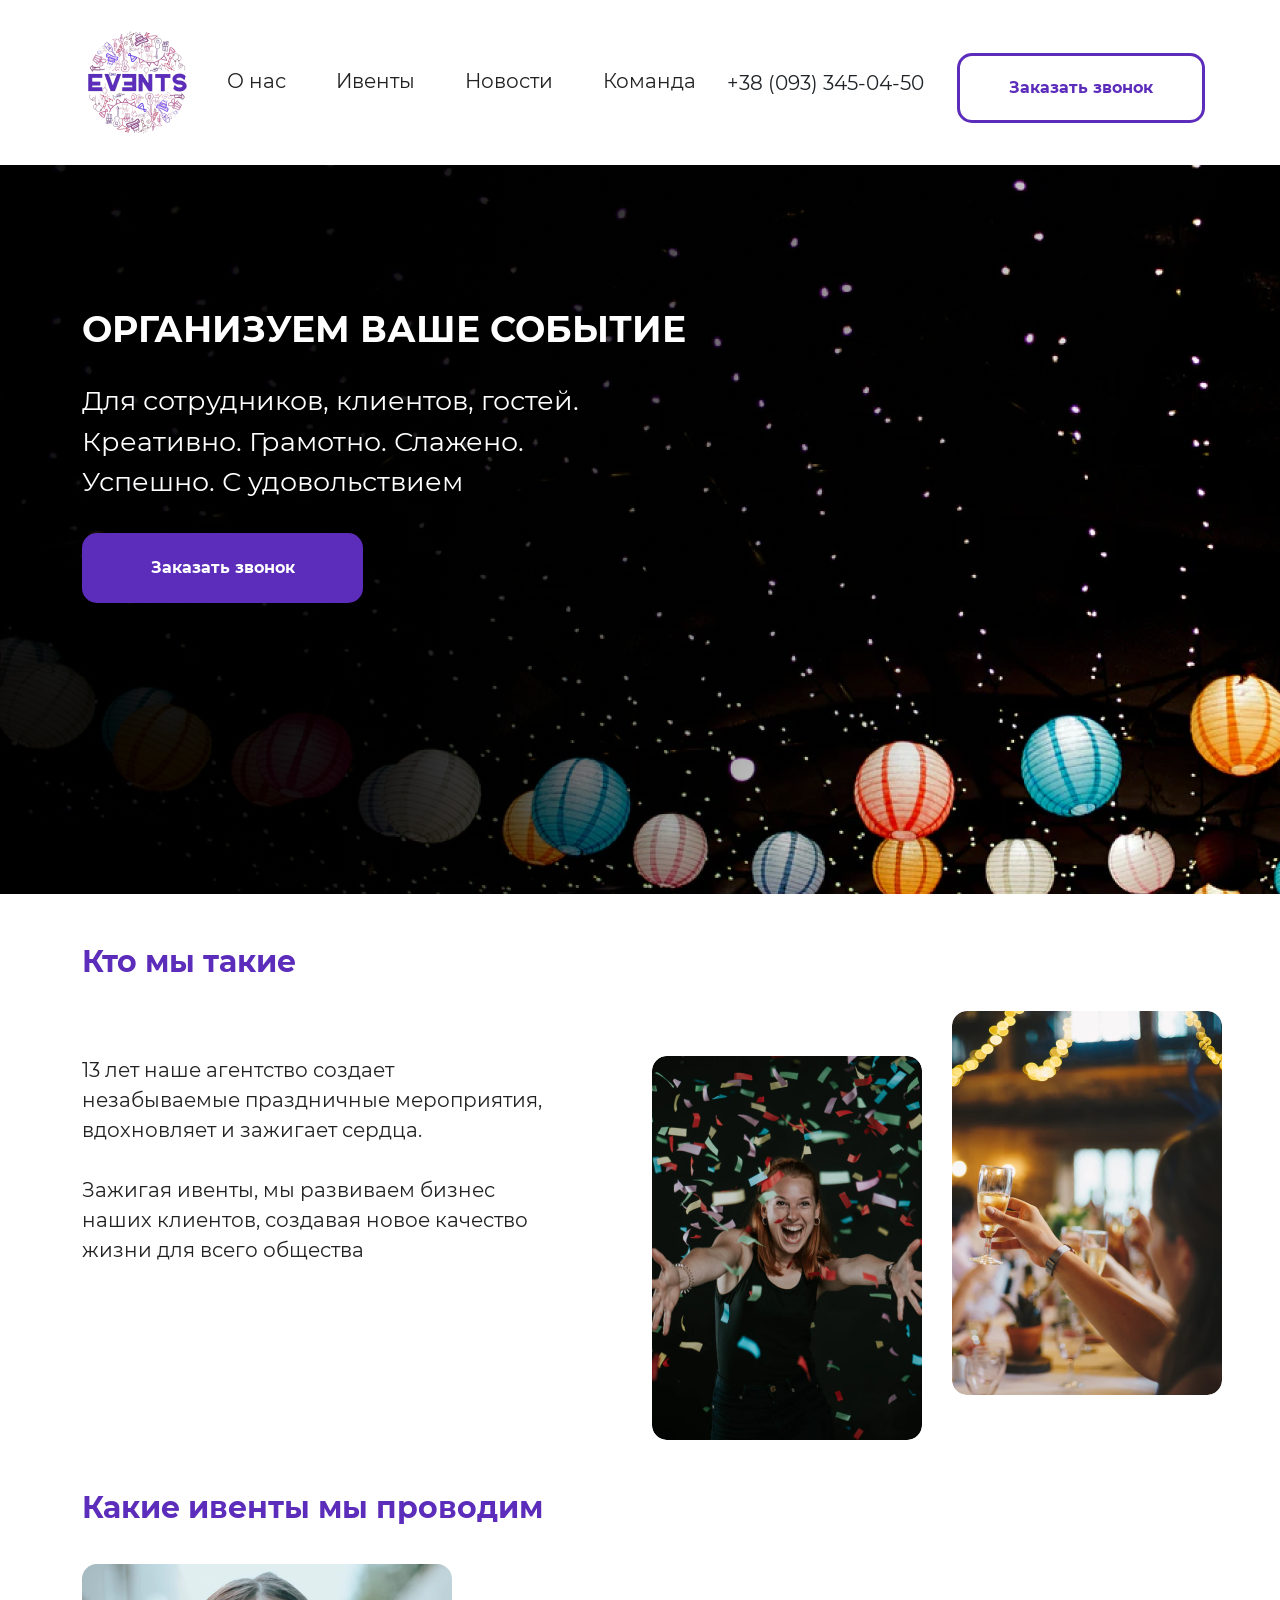
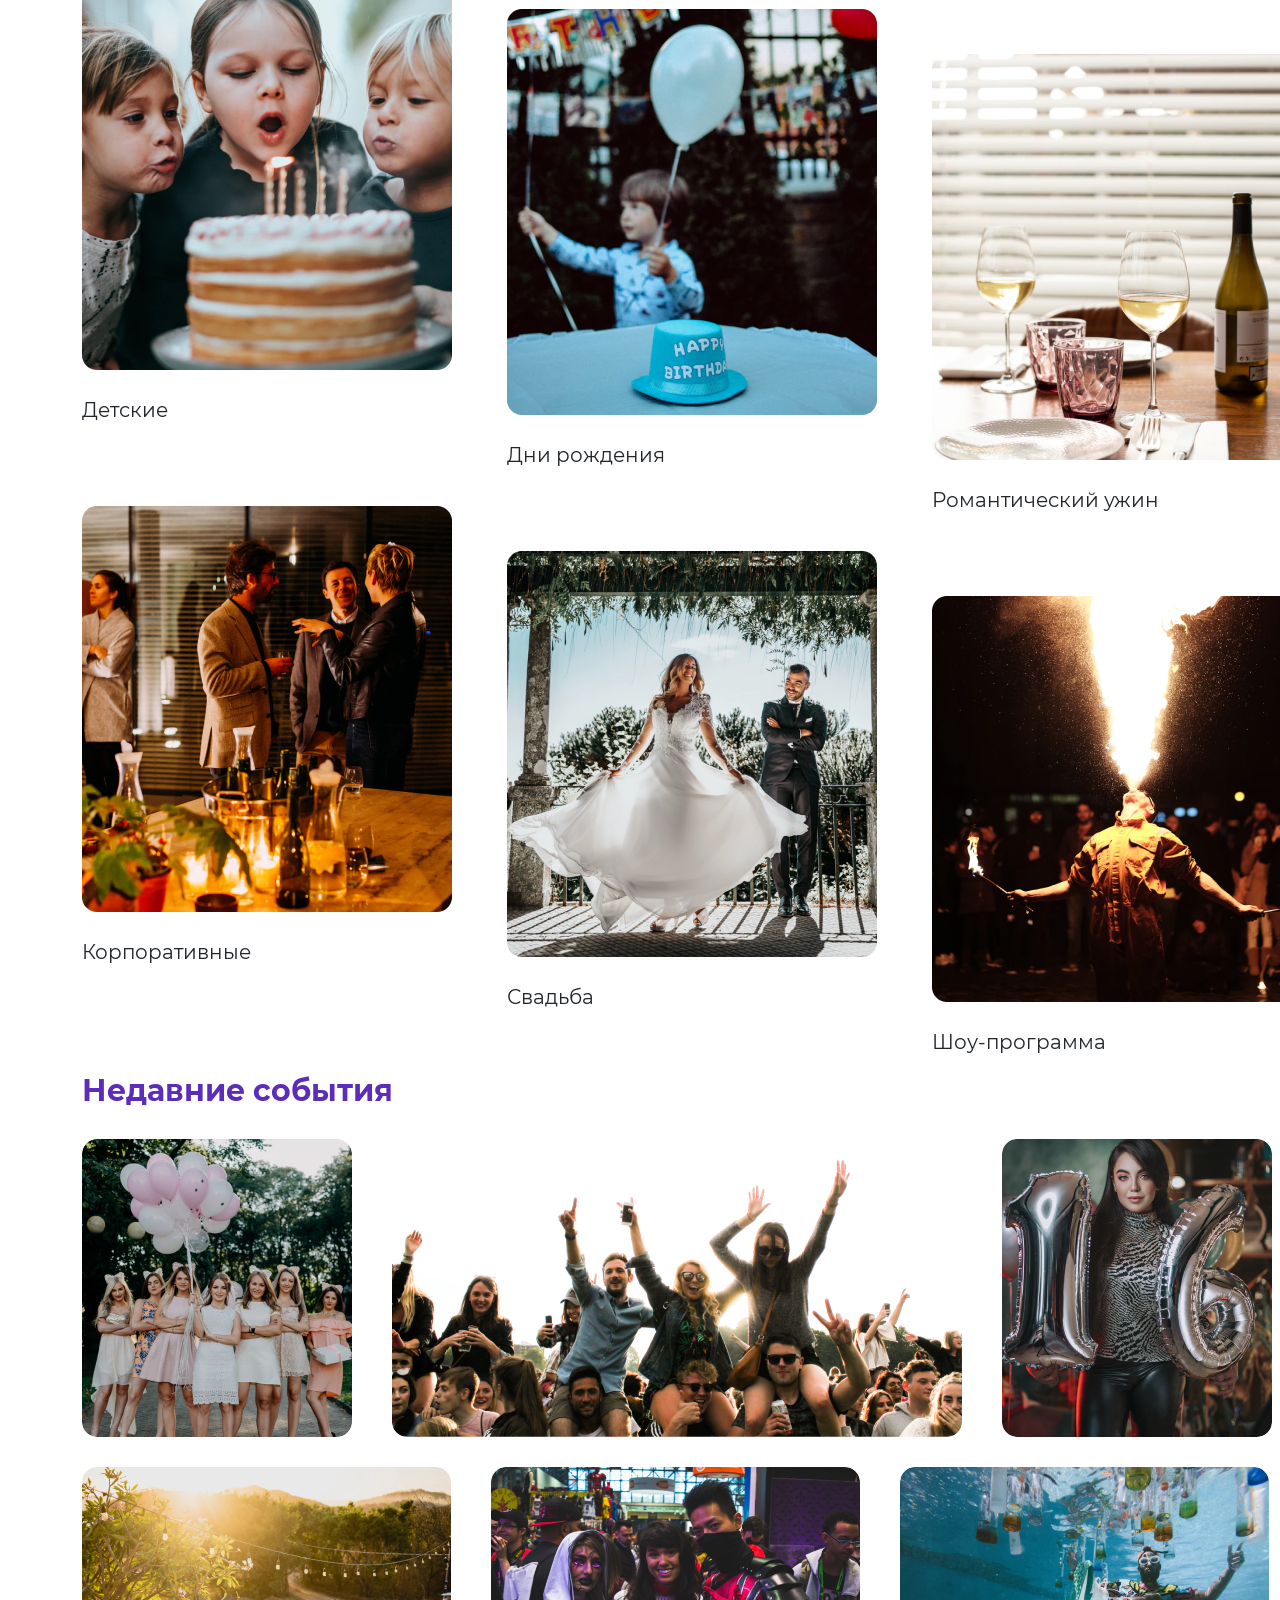
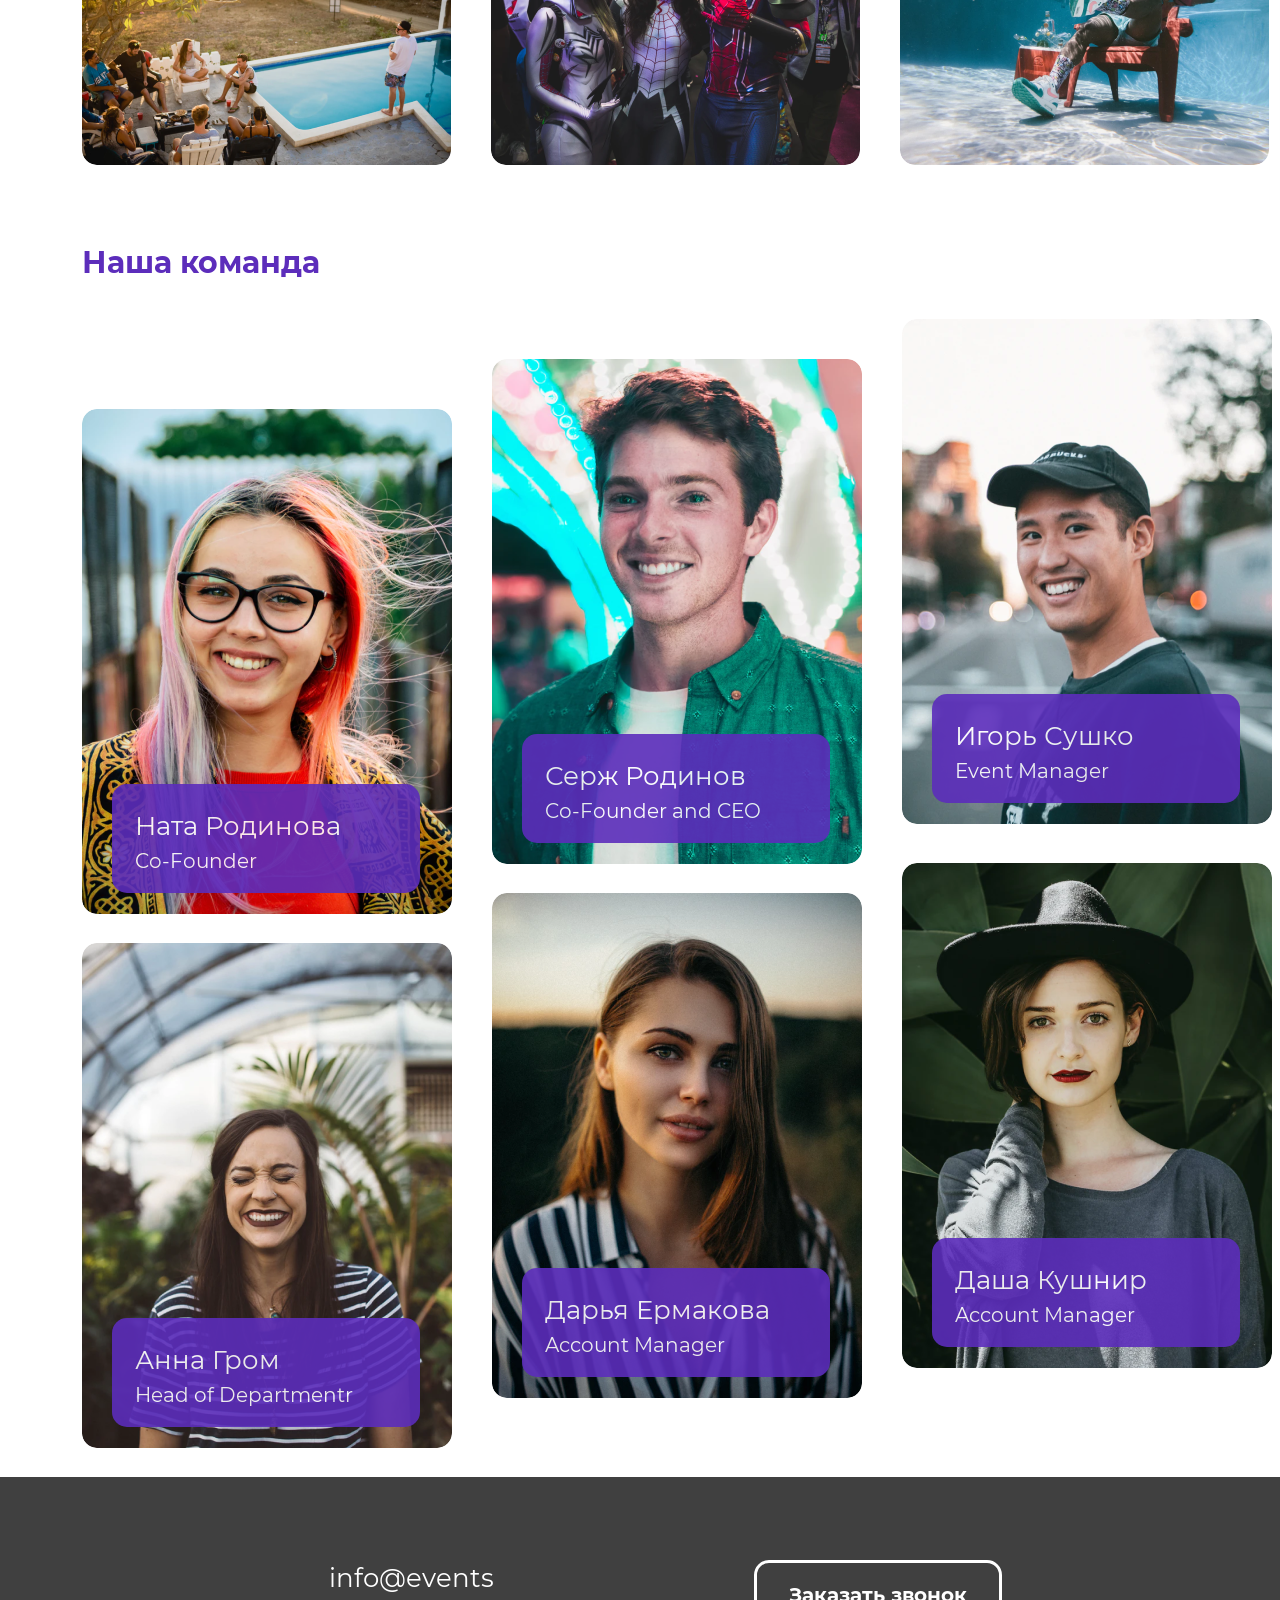
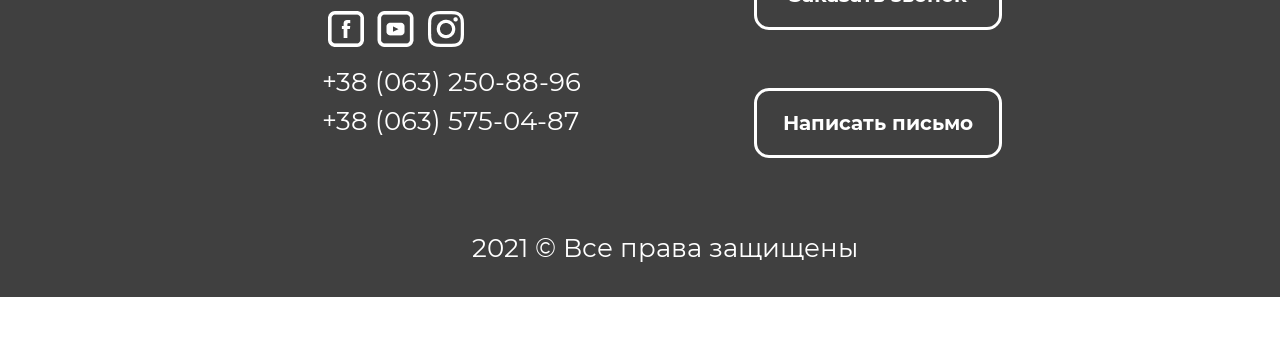
<file: index.html>
<!DOCTYPE html>
<html lang="en">
<head>
	<meta charset="UTF-8">
	<meta name="viewport" content="width=device-width, initial-scale=1.0">
	<link rel="stylesheet" href="css/bootstrap.min.css">
	<title>Event agency</title>
	<link rel="stylesheet" href="style.css">
	<link rel="stylesheet" href="media.css">
</head>
<body>
	<header class="container">
		<div class="row  logo">
			<div class="col-xl-1 col-lg-2 col-md-2 col-sm-6">
				<a href="#"><img src="img/logo.png" alt="alt"></a>
			</div>
			<div class="col-xl-11 col-lg-10 col-md-10 col-sm-6">
				<input id="menu__toggle" type="checkbox" />
				<label class="menu__btn" for="menu__toggle">
					<span></span>
				</label>
				<ul class="menu">
					<div>
						<li><a  href="#">О нас</a></li>
						<li><a  href="#">Ивенты</a></li>
						<li><a  href="#">Новости</a></li>
						<li><a  href="#">Команда</a></li>
					</div></ul>
					<div class="col-xl-3 col-lg-2 col-md-4 col-sm-3 ph">
						<span class="phone">+38 (093) 345-04-50</span>
					</div>
					<div class="col-xl-3 col-lg-3 col-md-4 col-sm-3 cl">
						<button class="call">Заказать звонок</button>
					</div>
				</div>
			</div>
		</header>
		<div class="container-fluid p-0">
			<div class="container">
				<div class="row  fluid">
					<div class="col-xl-12 col-lg-12 col-md-12 col-sm-12">
						<h6>Организуем ваше событие</h6>
						<p>Для сотрудников, клиентов, гостей.
						Креативно. Грамотно. Слажено. Успешно. С удовольствием</p>
						<button>Заказать звонок</button>
					</div>
				</div>
			</div>
		</div>
		<main class="container">
			<div class="row  aboutus">
				<div class="col-xl-5 col-lg-4 col-md-4 col-sm-6">
					<h5>Кто мы такие</h5>
					<p>13 лет наше агентство создает незабываемые праздничные мероприятия, вдохновляет и зажигает сердца. <br><br>
					Зажигая ивенты, мы развиваем бизнес наших клиентов, создавая новое качество жизни для всего общества</p>
				</div>
				<div class="col-xl-6 offset-1 col-lg-8 col-md-8 col-sm-6 d-flex">
					<img src="img/img1.png" alt="alt">
					<img src="img/img2.png" alt="alt">
				</div>
			</div>

		
			<div class="row photo">	
			<div class="col-xl-12 col-lg-12 col-md-12 col-sm-12">
				<h6>Какие ивенты мы проводим</h6>
				<div class="events">
					<figure class = "child">
						<img src="img/child.png" alt="alt">
						<figcaption>Детские</figcaption>
					</figure>
                     <figure class = "birthday">
						<img src="img/birthday.png" alt="alt">
						<figcaption>Дни рождения</figcaption>
					</figure>
					<figure class = "dinner">
						<img src="img/dinner.png" alt="alt">
						<figcaption class="dinner1">Романтический ужин</figcaption>
						<figcaption class="dinner2">Ужин на двоих</figcaption>
					</figure></div>
					<div class="events">
					 <figure class = "corporat">
						<img src="img/corporat.png" alt="alt">	
						<figcaption>Корпоративные</figcaption>
					</figure> 
                        <figure class = "wedding">
						<img src="img/wedding.png" alt="alt">
						<figcaption>Свадьба</figcaption>
					</figure>

                       <figure class = "show">
						<img src="img/show.png" alt="alt">
						<figcaption>Шоу-программа</figcaption>
					</figure></div>
				</div>
					</div>	

			<div class="row  recentEvents">
				<div class="col-xl-12 col-lg-12 col-md-12 col-sm-12">
					<h6>Недавние события</h6>
					<div class="photos">
					<img src="img/recent1.png" alt="alt">
					<img src="img/recent2.png" alt="alt">
					<img src="img/recent3.png" alt="alt"></div>
					<div class="photos">
					<img src="img/recent4.png" alt="alt">
					<img src="img/recent5.png" alt="alt">
					<img src="img/recent6.png" alt="alt">
				</div>
			</div>
			</div>
		<div class="row ourTeam">
				<div class="col-xl-12 col-lg-12 col-md-12 col-sm-12">
					<h6>Наша команда</h6>
					<div class="boxes">
					<div class="box">
						<div class="info">
						<span>Ната Родинова</span>
					<p>Co-Founder</p>
					<p>Глава центра управления событиями, управляющий партнер. Организатор со стажем (более 15-ти лет), неутомимая оптимистка и неисправимый трудоголик</p>
					</div>
						<img src="img/team1.png" alt="alt">
						<div class="name"><span>Ната Родинова</span>
					<p>Co-Founder</p></div>
					</div>
					<div class="box">
					<div class="info">
						<span>Серж Родинов</span>
					<p>Co-Founder and CEO</p>
					<p>Отвечает за финансовые вопросы, развитие агентства. Самый целеустремленный человек из всех нам знакомых, постоянно учится и любит обучать других, автор и основатель Академии Ивент Менеджмента</p>
					</div>
						<img src="img/team2.png" alt="alt">
						<div class="name"><span>Серж Родинов</span>
					<p>Co-Founder and CEO</p></div>
					</div>
					<div class="box">
							<div class="info">
						<span>Игорь Сушко</span>
					<p>Event Manager</p>
					<p>Ивент-менеджер, специализируется на ивентах для IT компаний. Увлекается созданием и ведением ивентов. Любит юмор, позитивный и ответственный боец</p>
					</div>
						<img src="img/team3.png" alt="alt">
						<div class="name"><span>Игорь Сушко</span>
					<p>Event Manager</p></div>
					</div> </div>
					<div class="boxes">
					<div class="box">
						<div class="info">
						<span>Анна Гром</span>
					<p>Head of Departmentr</p>
					<p>Лихо управляет любыми проектами и разруливает любые вопросы, с полумысли понимает любого клиента, специализируется на маркенговых ивентах, любит организовывать ивенты для айтишников</p>
					</div>
						<img src="img/team4.png" alt="alt">
					<div class="name"><span>Анна Гром</span>
					<p>Head of Departmentr</p></div>
					</div>
					<div class="box">
						<div class="info">
						<span>Дарья Ермакова</span>
					<p>Account Manager</p>
					<p>Реальный джедай в юбке, попробуйте только задержать предоплату или опоздать на локацию на минуту. В душе утонченная итальянка, всегда стильная и эмоциональная</p>
					</div>
						<img src="img/team5.png" alt="alt">
						<div class="name"><span>Дарья Ермакова</span>
					<p>Account Manager</p></div>
					</div>
					<div class="box">
						<div class="info">
						<span>Даша Кушнир</span>
					<p>Account Manager</p>
					<p>За ее обманчивой внешностью прячется супер-профи в ивентах. Будьте осторожнее, она мягко возьмет ваш ивент и с легкостью создаст потрясающее событие, которое ещё долго будут с радостной улыбкой вспоминать ваши гости</p>
					</div>
						<img src="img/team6.png" alt="alt">
					<div class="name"><span>Даша Кушнир</span>
					<p>Account Manager</p></div>
					</div>
					</div>
					</div>
				</div>	
		</main>

		<footer class="container-fluid p-0">
			<div class="container">
				<div class="row  footer">
					<div class="col-xl-12 col-lg-12 col-md-12 col-sm-12">
						<div class="left">
                      <p>info@events</p>
                      <div class="social">
                      	<a href="#"><img src="img/facebook.png" alt="alt"></a>
                      	<a href="#"><img src="img/Youtube.png" alt="alt"></a>
                      	<a href="#"><img src="img/Instagram.png" alt="alt"></a>
                      </div>
                      <div class="number">
                      	<p>+38 (063) 250-88-96 <br>
                      	+38 (063) 575-04-87</p>
                      </div></div>
                      <div class="button">
                      	<button>Заказать звонок</button>
                      	<button>Написать письмо</button>
                      </div>
                      <div class="copy">2021 © Все права защищены</div>
					</div></div></div>
		</footer>
	</body>
	</html>
</file>
<file: style.css>
@font-face {
font-family: "Montserrat"; 
src: url("Montserrat/Montserrat-Regular.ttf") format("truetype"); 
font-weight: normal;
font-style: normal;
}
@font-face {
font-family: "Montserrat-Bold"; 
src: url("Montserrat/Montserrat-Bold.ttf") format("truetype"); 
font-weight: normal;
font-style: normal;
}
body,ul{
	margin: 0;
	padding: 0;
	width: 100%;
	font-family: "Montserrat";
}
ul{list-style-type: none;}
a{
	text-decoration: none;
	color: #222;
}
.logo img {
width: 111px;
height: 111px;
margin-top: 27px;
}
#menu__toggle {
  opacity: 0;
}
.menu__btn {
  display: flex; 
  align-items: center;  
  width: 60px;
  height: 40px;
  cursor: pointer;
  position: absolute;
visibility: hidden;
}
.menu__btn > span,
.menu__btn > span::before,
.menu__btn > span::after {
  display: block;
  position: absolute;
  width: 100%;
  height: 7px;
  background-color:#8A8A8A;
  border-radius: 5px;
}
.menu__btn > span::before {
  content: '';
  top: -20px;
}
.menu__btn > span::after {
  content: '';
  top: 20px;
}
.menu {
	margin-top: 45px;
   width: 100%;
  font-size: 20px;
  line-height: 24px;
  margin-left: 50px;
	}
.menu li{
	margin-right: 45px;
	display: inline-block;
}
.menu, .phone, .call{
	display: flex;
}
.phone{
width: 203px;
margin-top: -25px;
font-size: 20px;
margin-left:550px;
}
.call{
display: flex;
align-items: center;
justify-content: center;	
width: 248px;
height: 70px;
margin-top: -45px;
margin-left:780px;
border: 3px solid #5C2DBB;
box-sizing: border-box;
border-radius: 15px;
background-color: #fff;
font-family: Montserrat-Bold;
color: #5C2DBB;
}
.call:hover{
	background-color:  #5C2DBB;
	color:#fff;
}

#menu__toggle:checked ~ .menu__btn > span {
  transform: rotate(45deg);
  background-color:#fff;
}
#menu__toggle:checked ~ .menu__btn > span::before {
  top: 0;
  transform: rotate(0);
  background-color:#fff;
}
#menu__toggle:checked ~ .menu__btn > span::after {
  top: 0;
  transform: rotate(90deg);
  background-color:#fff;
}

div.container-fluid {
	width: 100%;
	height: 729px;
	margin-top:27px;
	background: linear-gradient(98.62deg, rgba(0, 0, 0, 0.72) 28.21%, rgba(0, 0, 0, 0) 55.48%,
	 rgba(255, 255, 255, 0) 110.01%), url(img/back.png);
	background-size: cover;
	/*background-size: contain;*/
	background-repeat: no-repeat;
}
.fluid h6{
margin-top: 143px;	
width: 604px;
font-family: Montserrat-Bold;
font-size: 36px;
color: #FFF;
text-transform: uppercase;
}
.fluid p{
width: 571px;
font-family: Montserrat;
font-size: 27px;
color: #FFF;
margin-top: 30px;
margin-bottom: 30px;
}
.fluid button{
border:none;	
width: 281px;
height: 70px;
background: #5C2DBB;
border-radius: 15px;
color:#fff;
font-family: Montserrat-Bold;
}
.fluid button:hover{
	background-color: #fff;
	color:#5C2DBB;
	border:3px solid #5C2DBB
}
.aboutus h5{
width: 217px;
margin-top: 50px;
font-family: "Montserrat-Bold";
font-size: 30px;
color: #5C2DBB;
}
.aboutus p{
margin-top: 75px;
width: 470px;
font-size: 20px;
color: #222;
}
.aboutus img:first-child{
margin-top: 162px;
width: 270px;
height: 384px;
border-radius: 15px;
margin-right: 30px;
}
.aboutus img:last-child{
margin-top: 117px;
width: 270px;
height: 384px;
border-radius: 15px;
}
.photo h6{
width: 463px;
margin-top: 50px;
font-family: Montserrat-Bold;
font-size: 30px;
color: #5C2DBB;
}
.events {display: flex;}
.photo figcaption{
font-size: 20px;
padding-top: 25px;
}
.photo figcaption.dinner2 {visibility: hidden;}
.photo figure, .recentEvents img {
    border-radius: 15px;
}
.events .child {margin-top: 30px; margin-right: 55px;}
.events .birthday {margin-top: 75px; margin-right: 55px;}
.events .dinner {margin-top: 120px; }
.events .corporat {margin-top: -80px; margin-right: 55px;}
.events .wedding {margin-top: -35px; margin-right: 55px;}
.events .show {margin-top: 10px;}

.recentEvents h6{
width: 311px;
font-family: Montserrat-Bold;
font-size: 30px;
color: #5C2DBB;
margin-bottom: 30px;
}
.photos {display: flex;}
.photos img {margin-right: 40px; margin-bottom: 30px;}
.ourTeam h6{
width: 240px;
margin-top: 50px;
font-family: Montserrat-Bold;
font-size: 30px;
color: #5C2DBB;
}
.ourTeam img{
	border-radius: 15px;
}
.ourTeam .boxes{display: flex;}
.ourTeam .boxes:nth-child(2) .box:nth-child(1)  {margin-top:120px;}
.ourTeam .boxes:nth-child(2) .box:nth-child(2)  {margin-top:70px;
margin-left: 40px;}
.ourTeam .boxes:nth-child(2) .box:nth-child(3)  {margin-top:30px;
margin-left: 40px;}
.ourTeam .boxes:nth-child(3) .box:nth-child(2)  {margin-top:-50px;
margin-left: 40px;}
.ourTeam .boxes:nth-child(3) .box:nth-child(3)  {margin-top:-80px;
margin-left: 40px;}
.ourTeam span{
	width: 100%;
position: absolute;
padding-left: 23px;
padding-top: 23px;
font-size: 26px;
color: #FFF;
}
.ourTeam p{
	width: 100%;
position: absolute;
padding-left: 23px;
padding-top: 62px;
font-size: 20px;
color: #FFF;
}
.ourTeam div.name{
margin-top: -130px;	
margin-left: 30px;	
width: 308px;
height: 109px;
background-color: #5C2DBB;
opacity: 90%;
border-radius: 15px;
margin-bottom: 50px;
cursor: pointer;
}
.ourTeam div.info {
	visibility: hidden;
	position: absolute;
	width: 370px;
height: 505px;
background-color: #5C2DBB;
opacity: 90%;
border-radius: 15px;
}
.ourTeam div.info span{margin-top: 78px;}
.ourTeam div.info p:nth-child(3){
	width: 316px;
	margin-top: 114px;
}
.ourTeam div.info p:nth-child(2){
	margin-top: 78px;
}
.ourTeam .box:hover div.info {
	visibility: visible;
}
.ourTeam .box:hover div.name{
	visibility: hidden;
}
footer.container-fluid{
	width: 100%;
	height: 420px;
	background: #404040;
}
.footer p{
width: 172px;
height: 36px;
font-size: 26px;
color: #FFF;
margin-left: 247px;
margin-top: 82px;
}
.footer .social {
display: flex;
align-items: flex-start;
justify-content: space-evenly;
padding: 0px;
width: 163px;
height: 36px;
margin-left: 232px;
margin-top: 16px;
}
.footer .number p {
width: 266px;
height: 72px;
margin-left: 240px;
margin-top: 16px;
}
.footer .left, .footer .button{display: inline-block;}
.footer .button {
height: 175px;
margin-left: 162px;
}
.footer .button button{
display: flex;
align-items: center;
justify-content: center;	
height: 70px;
width: 248px;
border: 3px solid #FFF;
border-radius: 15px;
background-color: #404040;
font-family: Montserrat-Bold;
color: #fff;
font-size: 20px;
margin-bottom: 58px;
}
.footer .copy {
width: 390px;
height: 36px;
margin-left: 390px;
margin-bottom: 72px;
font-size: 26px;
color: #FFF;
margin-top: 78px;
}
.footer .button button:hover{
	background-color: #fff;
	color: #404040;
}
</file>
<file: media.css>
@media (max-width: 1000px) and (min-width: 768px){
	body, html{
		width: 100%;
}
.container{width: 100%}
.menu{
		font-size: 18px;
        margin-left: 0;
        display: inline-block;
	}
.menu li{margin-right: 30px;}
.phone{
width: 183px;
margin-left: 400px;
font-size: 18px;
 margin-top: -25px;
	}
.call{
	width: 214px;
height: 56px;
margin-left: 600px;
}
div.container-fluid{min-width: 1000px;
background: linear-gradient(98.62deg, rgba(0, 0, 0, 0.72) 28.21%, rgba(0, 0, 0, 0) 55.48%,
	 rgba(255, 255, 255, 0) 110.01%), url(img/back2.png);
background-size: contain;
background-position: center;
background-repeat: no-repeat;}
.container-fluid .container{margin-left: 24px;}
.logo img{
width: 111px;
height: 111px;
margin-top: 27px;
}
.aboutus h5{margin-top: 50px;}
.aboutus p{
width: 299px;
margin-top: 75px;
}
.aboutus img:first-child{
width: 298px;
margin-left: 280px;
margin-top: -55%;
}
.aboutus img:last-child{
width: 297px;
margin-top: 117px;
margin-top: -65%;
}
.events .child, .events .birthday, .events .corporat, .events .wedding
 {margin-right: 30px;}
.events img {
	width: 297px;
	height: 406px;}
.photos img {object-fit: cover;
height: 298px;
margin-right: 30px; }
.recentEvents .photos:nth-child(2) img:nth-child(1) {width: 215px;}
.recentEvents .photos:nth-child(2) img:nth-child(2) {width: 461px;}
.recentEvents .photos:nth-child(2) img:nth-child(3) {width: 216px;}	
.recentEvents .photos:nth-child(3) img:nth-child(1) {width: 297px;}	
.recentEvents .photos:nth-child(3) img:nth-child(2) {width: 298px;}	
.recentEvents .photos:nth-child(3) img:nth-child(3) {width: 297px;}	
.ourTeam img{
	width: 297px; 
	height: 505px; 
	object-fit: cover;}
.ourTeam .boxes:nth-child(2) .box:nth-child(2),.ourTeam .boxes:nth-child(2) .box:nth-child(3),
.ourTeam .boxes:nth-child(3) .box:nth-child(2), .ourTeam .boxes:nth-child(3) .box:nth-child(3)
  {margin-left: 30px;}
.ourTeam span,.ourTeam p{padding-left: 18.46px;}
.ourTeam div.name{width: 247.23px;}
.ourTeam div.info {width: 297px;}
footer.container-fluid{min-width: 1000px;}
.footer {width: 150%}
.footer p{margin-left: 165px;}
.footer .social {margin-left: 150px;}
.footer .number p {margin-left: 150px;}
.footer .button {margin-left: 150px;}
.footer .copy {margin-left: 308px;}
}

@media (max-width: 768px) and (min-width: 480px){
.logo, .logo div {height: 144px;}
.logo div:nth-child(1){ width: 111px; height: 131px; }	
.logo div:nth-child(2) div.ph{ 
position: absolute;
left:155px;
top:100px;}
.logo div:nth-child(2) div.cl{ 
position: absolute;
left:410px;
top:100px;}		
.logo img {
	margin-left: 0px;}
.menu{
  position: absolute;	
  visibility: hidden;
  top: 0;
  width: 320px;
  height: 4493px;
  margin: 0;
  background-color: #121212;
  opacity: 97%;
  left: 450px;
	}
.menu li{display: block;
width: 112px;}
.menu div{
		 margin-top: 165px;
		 margin-left: 16px;
	}
.menu  a {
	display: block;
  color: #fff;
  font-size: 24px;
  text-decoration: none;
  padding-bottom: 30px;
}
.menu__btn{
	left: 693px;
  top:62px;
		 visibility:visible;
		 z-index: 3;
	}	
#menu__toggle:checked ~ .menu  {
  visibility: visible;
 z-index: 2;
 right: 0;
}
.phone{margin-left: 0;
width: 200px;}
.call{margin-left: 0;
width: 214px;}
div.container-fluid, .container{min-width: 768px; margin:0;}
	 div.container-fluid{
background: linear-gradient(98.62deg, rgba(0, 0, 0, 0.72) 28.21%, rgba(0, 0, 0, 0) 55.48%,
	 rgba(255, 255, 255, 0) 110.01%), url(img/back2.png);
	 background-size: cover;}
.aboutus h5{font-size: 26px;}
.aboutus p{
width: 225px;
font-size: 18px;}
.aboutus img:first-child{
width: 226px;
height: 312px;
margin-left: 190px;
margin-top: -360px;
}
.aboutus img:last-child{
width: 224px;
height: 312px;
margin-left: 0px;
margin-top: -390px;
}
.photo h6,.recentEvents h6, .ourTeam h6,
.photo h6{
width: 402px;
margin-top: 50px;
font-size: 26px;
}
.events figcaption{font-size: 18px;}
.events .child, .events .birthday, .events .corporat, .events .wedding
 {margin-right: 30px;}
.events img {
   width: 225px;
   height: 308px;}
.recentEvents .photos:nth-child(2) img:nth-child(1) {width: 225px;}
.recentEvents .photos:nth-child(2) img:nth-child(2) {width: 226px;}
.recentEvents .photos:nth-child(2) img:nth-child(3) {width: 221px;}	
.recentEvents .photos:nth-child(3) img:nth-child(1) {width: 225px;}	
.recentEvents .photos:nth-child(3) img:nth-child(2) {width: 231px;}	
.recentEvents .photos:nth-child(3) img:nth-child(3) {width: 222px;}	
.recentEvents h6{width: 270px;
margin-top: 52px;
font-size: 26px;} 
.ourTeam img{
	width: 225px; 
	height: 376px; }
.ourTeam h6{width: 208px;
margin-top: 50px;
font-size: 26px;
margin-bottom: 0;}
.ourTeam span,.ourTeam p{padding-left: 13.99px;}
.ourTeam span{
	font-size: 18px;
padding-top: 17.12px;
}
.ourTeam p{
	font-size: 14px;
padding-top: 46.16px;
margin: 0;
}
.ourTeam div.name{width: 187.3px;
height: 81.16px;
margin-top: -95px;}
.ourTeam div.info {width: 224px; height: 376px;}
.ourTeam div.info p:nth-child(3){width: 220px;}
footer.container-fluid{min-width: 768px;}
.footer {width: 150%}
.footer p{margin-left: 94px;}
.footer .social {margin-left: 80px;}
.footer .number p {margin-left: 80px;}
.footer .button {margin-left: 80px;}
.footer .copy {margin-left: 218px;}
}

@media (max-width: 480px) and (min-width: 320px){
.logo img{
	width: 90px;
   height: 90px;
   margin-left: 16px;
   margin-top: 16px;
}
.menu{
  position: absolute;	
  visibility: hidden;
  top: 0;
  width: 320px;
  height: 5161px;
  margin: 0;
  background-color: #121212;
  opacity: 97%;
  left: 162px;
	}
.menu li{display: block;
width: 112px;}
.menu div{
		 margin-top: 165px;
		 margin-left: 16px;
	}
.menu  a {
	display: block;
  color: #fff;
  font-size: 24px;
  text-decoration: none;
  padding-bottom: 30px;
}
.menu__btn{
	left: 404px;
  top:41px;
		 visibility:visible;
		 z-index: 3;
	}	
#menu__toggle:checked ~ .menu  {
  visibility: visible;
 z-index: 2;
 right: 0;
}
.logo div:nth-child(1){ width: 111px; height: 131px; }	
.logo div:nth-child(2) div.ph{ 
position: absolute;
left:178px;
top:420px;}
.logo div:nth-child(2) div.cl{ 
position: absolute;
left:178px;
top:500px;}		
.phone {
font-size: 24px;
color: #fff;
width: 244px;
}
.call{
width: 266px;
height: 63px;
border: 3px solid #FFFFFF;
background-color: #121212;
font-size: 24px;
color: #FFF;
}

.call, .phone{
	margin-left: 0;
	position: absolute;
	visibility: hidden;
	z-index: 4;
}
#menu__toggle:checked ~  div .phone,
#menu__toggle:checked ~ div  .call{
	visibility: visible;
}
.logo {height: 122px; }
div.container-fluid{ min-width: 480px; 
	height: 729px;}
.fluid h6{width: 437px;
font-size: 26px;}
.fluid p{width: 417px;
font-size: 19px;}
.fliud button{
	width: 281px;
height: 70px;
margin-bottom: 343px;}
.aboutus h5{width: 159px;
font-size: 22px;}
.aboutus p{width: 209px;
font-size: 16px;
margin-top: 30px;}
.aboutus img:first-child{
width: 209px; 
height: 146px; 
margin-left: 190px;
margin-top: -150px;
object-fit: cover;
}
.aboutus img:last-child{
width: 209px;
height: 127px;
margin-left: -240px;
margin-top: -300px;
object-fit: cover;
}
.photo h6{
width: 340px;
font-size: 22px;
}
.events figcaption{font-size: 16px;}
.events {
display: grid;
	grid-template-columns: 209px 209px;
	grid-template-rows: auto;
	grid-column-gap: 30px;}
.events img {height: 264px; width: 209px;}
.events .child, .events .birthday, .events .dinner, .events .corporat,
.events .wedding, .events .show {height: 264px; }
.photo .events:nth-child(3){margin-top:100px;}
.events .dinner {grid-column: 1/2; grid-row: 2/2; margin-top: 0;}
.events .corporat {grid-column: 2/2; grid-row: 2/2; margin-top: -600px;}
.events .wedding {grid-column: 1/2; grid-row: 1/1; }
.events .show {grid-column: 2/2; grid-row: 1/1;}
.recentEvents h6{width: 228px;
font-size: 22px;
margin-top:54px;} 
.recentEvents img {
   width: 209px !important;
   height: 276px;
   object-fit: cover;
}
.photos {
	display: grid;
	grid-template-columns: 209px 209px;
	grid-auto-columns: minmax(55px, auto);
	grid-column-gap: 30px;
}
.recentEvents .photos:nth-child(3) img:nth-child(1) {grid-column: 2/2; 
	grid-row: 2/2; margin-top: -294%;}
.recentEvents .photos:nth-child(3) img:nth-child(2) {grid-column: 1/2; grid-row: 1/2;}
.recentEvents .photos:nth-child(3) img:nth-child(3) {grid-column: 2/2; grid-row: 1/2;}
.ourTeam img{
	width: 209px; 
	height: 347px;
	object-fit: cover; }
.ourTeam h6{width: 208px;
margin-top: 50px;
font-size: 26px;}
.ourTeam .boxes{
	display: grid;
	grid-template-columns: 209px 209px;
	grid-auto-columns: minmax(55px, auto);
	grid-column-gap: 30px;
}
.ourTeam .boxes:last-child .box:nth-child(1) {margin-top: -390%; 
	grid-column: 2/2; grid-row: 2/2;}
.ourTeam .boxes:last-child .box:nth-child(2) {grid-column: 1/2;
 grid-row: 1/2; margin-left: 0; margin-top: 5px;}
.ourTeam .boxes:last-child .box:nth-child(3) {grid-column: 2/2; 
	grid-row: 1/2; margin-top:-50px; margin-left: 0}
.ourTeam .boxes:nth-child(2) .box:nth-child(2),
.ourTeam .boxes:nth-child(2)  .box:nth-child(3) 
 {margin-left: 0;}
 .ourTeam .boxes:nth-child(2) .box:nth-child(3) {margin-top: 0;}
.ourTeam span,.ourTeam p{padding-left: 13.99px;}
.ourTeam span{
	font-size: 18px;
padding-top: 17.12px;
}
.ourTeam p{
	font-size: 14px;
padding-top: 46.16px;
margin: 0;
}
.ourTeam div.name{width: 187.3px;
height: 81.16px;
margin-top: -95px;
margin-left: 10px;}
.ourTeam div.info {width: 209px; height: 347px;}
footer.container-fluid{min-width: 480px;}
.footer p{margin-left: 16px;
width: 133px;
font-size: 20px;}
.footer .social {margin-left: 2px;}
.footer .number p {margin-left: 2px;
width: 206px;}
.footer .button {margin-left: 5px;
height: 171px;}
.footer .button button{	
height: 66px;
width: 210px;
font-size: 16px;
}
.footer .copy {margin-left: 20px;
margin-top: 25px;}
}






@media (max-width: 320px){
.logo {height: 90px;}
.logo img{
	width: 58px;
   height: 58px;
}
.menu{
  position: absolute;	
  visibility: hidden;
  top: 0;
  width: 320px;
  height: 3866px;
  margin: 0;
  background-color: #121212;
  opacity: 97%;
	}
.menu li{width: 112px;}
.menu div{
		 margin-top: 165px;
		 margin-left: 16px;
	}
.menu  a {
	display: block;
  color: #fff;
  font-size: 24px;
  text-decoration: none;
  padding-bottom: 30px;
}
.menu__btn{
	width: 35px;
	left: 230px;
    top:30px;
    visibility:visible;
     z-index: 3;
	}
	.menu__btn > span::before {
  content: '';
  top: -15px;
}
.menu__btn > span::after {
  content: '';
  top: 15px;
}	
#menu__toggle:checked ~ .menu  {
  visibility: visible;
 z-index: 2;
 left: 0;
}
.logo div:nth-child(2) div.ph{ 
position: absolute;
left:16px;
top:420px;}
.logo div:nth-child(2) div.cl{ 
position: absolute;
left:16px;
top:500px;}		
.phone {
font-size: 24px;
color: #fff;
width: 244px;
}
.call{
width: 266px;
height: 63px;
border: 3px solid #FFFFFF;
background-color: #121212;
font-size: 24px;
color: #FFF;
}
.call, .phone{
	margin-left: 0;
	position: absolute;
	visibility: hidden;
	z-index: 4;
}
#menu__toggle:checked ~  div .phone,
#menu__toggle:checked ~ div  .call{
	visibility: visible;
}
div.container-fluid{ min-width: 320px; height: 498px; }
.fluid h6{width: 286px;
font-size: 17px;}
.fluid p{width: 286px;
font-size: 13px;}
.fluid button {
width: 205px;
height: 53px;}
.aboutus h5{width: 109px;
font-size: 15px;}
.aboutus p{width: 130px;
font-size: 12px;
margin-top: 30px;}
.aboutus img:first-child{
width: 129px; 
height: 102px; 
margin-left: 120px;
margin-top: -150px;
object-fit: cover;
}
.aboutus img:last-child{
width: 129px;
height: 102px;
margin-left: -150px;
margin-top: -300px;
object-fit: cover;
}
.photo h6{
width: 263px;
font-size: 17px;
}
.events figcaption{font-size: 14px; width: 150%;}
.photo figcaption.dinner2 {visibility: visible; margin-top: -50px;}
.photo figcaption.dinner1 {visibility: hidden;}
.events {
    display: grid;
	grid-template-columns: 129px 129px;
	grid-template-rows: 276px;
grid-column-gap: 30px;}
.events img {height: 163px; width: 129px; border-radius: 15px;}
.photo .events:nth-child(3){margin-top:0;}
.events .dinner {grid-column: 1/2; grid-row: 2/2; margin-top: 0;}
.events .corporat {grid-column: 2/2; grid-row: 2/2; margin-top: -510px;}
.events .wedding {grid-column: 1/2; grid-row: 1/1; }
.events .show {grid-column: 2/2; grid-row: 1/1;}
.recentEvents h6{width: 177px;
font-size: 17px;} 
.recentEvents img {
   width: 129px !important;
   height: 170px;
   object-fit: cover;
}
.photos {
	margin-left: 0;
	display: grid;
	grid-template-columns: 129px 129px;
	grid-auto-columns: minmax(170px, auto);
	grid-column-gap: 30px;
}
.recentEvents .photos:nth-child(3) img:nth-child(1) {grid-column: 2/2; 
	grid-row: 2/2; margin-top: -310%;}
.recentEvents .photos:nth-child(3) img:nth-child(2) {grid-column: 1/2; grid-row: 1/2;}
.recentEvents .photos:nth-child(3) img:nth-child(3) {grid-column: 2/2; grid-row: 1/2;}
.ourTeam img{
	width: 128px; 
	height: 213px;
	object-fit: cover; }
.ourTeam h6{width: 136px;
margin-top: 50px;
font-size: 17px;}
.ourTeam .boxes{
	display: grid;
	grid-template-columns: 128px 128px;
	grid-auto-columns: minmax(213px, auto);
	grid-column-gap: 30px;
}
.ourTeam .boxes:last-child .box:nth-child(1) {margin-top: -550px; grid-column: 2/2; grid-row: 2/2;}
.ourTeam .boxes:last-child .box:nth-child(2) {grid-column: 1/2;
 grid-row: 1/2; margin-top: 0; margin-left: 0;}
.ourTeam .boxes:last-child .box:nth-child(3) {grid-column: 2/2; grid-row: 1/2; margin-left: 0; }
.ourTeam .boxes:nth-child(2) .box:nth-child(2) {margin-top: 40px; margin-left: 0;}
 .ourTeam .boxes:nth-child(2) .box:nth-child(3) {margin-top: 0; margin-left: 0;}
.ourTeam .boxes:nth-child(2) .box:nth-child(1) {margin-top: 81px;}
.ourTeam span,.ourTeam p{padding-left: 7.96px;}
.ourTeam span{
	font-size: 11px;
padding-top: 9.7px;
}
.ourTeam p{
	font-size: 9px;
padding-top: 26.15px;
margin: 0;
}
.ourTeam div.name{width: 106.55px;
height: 45.97px;
margin-top: -55px;
margin-left: 10px;
border-radius: 10px;}
.ourTeam div.info {width: 128px; height: 213px;}
.ourTeam div.info p:nth-child(3){width: 120px; margin-top: 44px;
	font-size: 8px;}
.ourTeam div.info span{margin-top: 28px;}
.ourTeam div.info p:nth-child(2){
	margin-top: 28px;
}
footer.container-fluid{min-width: 320px; height: 561px;}
.footer p{margin-left: 24px;
width: 133px;
font-size: 20px;}
.footer .social {margin-left: 10px;}
.footer .number p {margin-left: 24px;
width: 206px;}
.footer .button {margin-left: 24px;}
.footer .button button{	
height: 66px;
width: 210px;
font-size: 16px;
margin-bottom: 23px;
}
.footer .copy {margin-left: 27px;
margin-top: 25px;
width: 270px;
font-size: 18px;}
}
</file>
